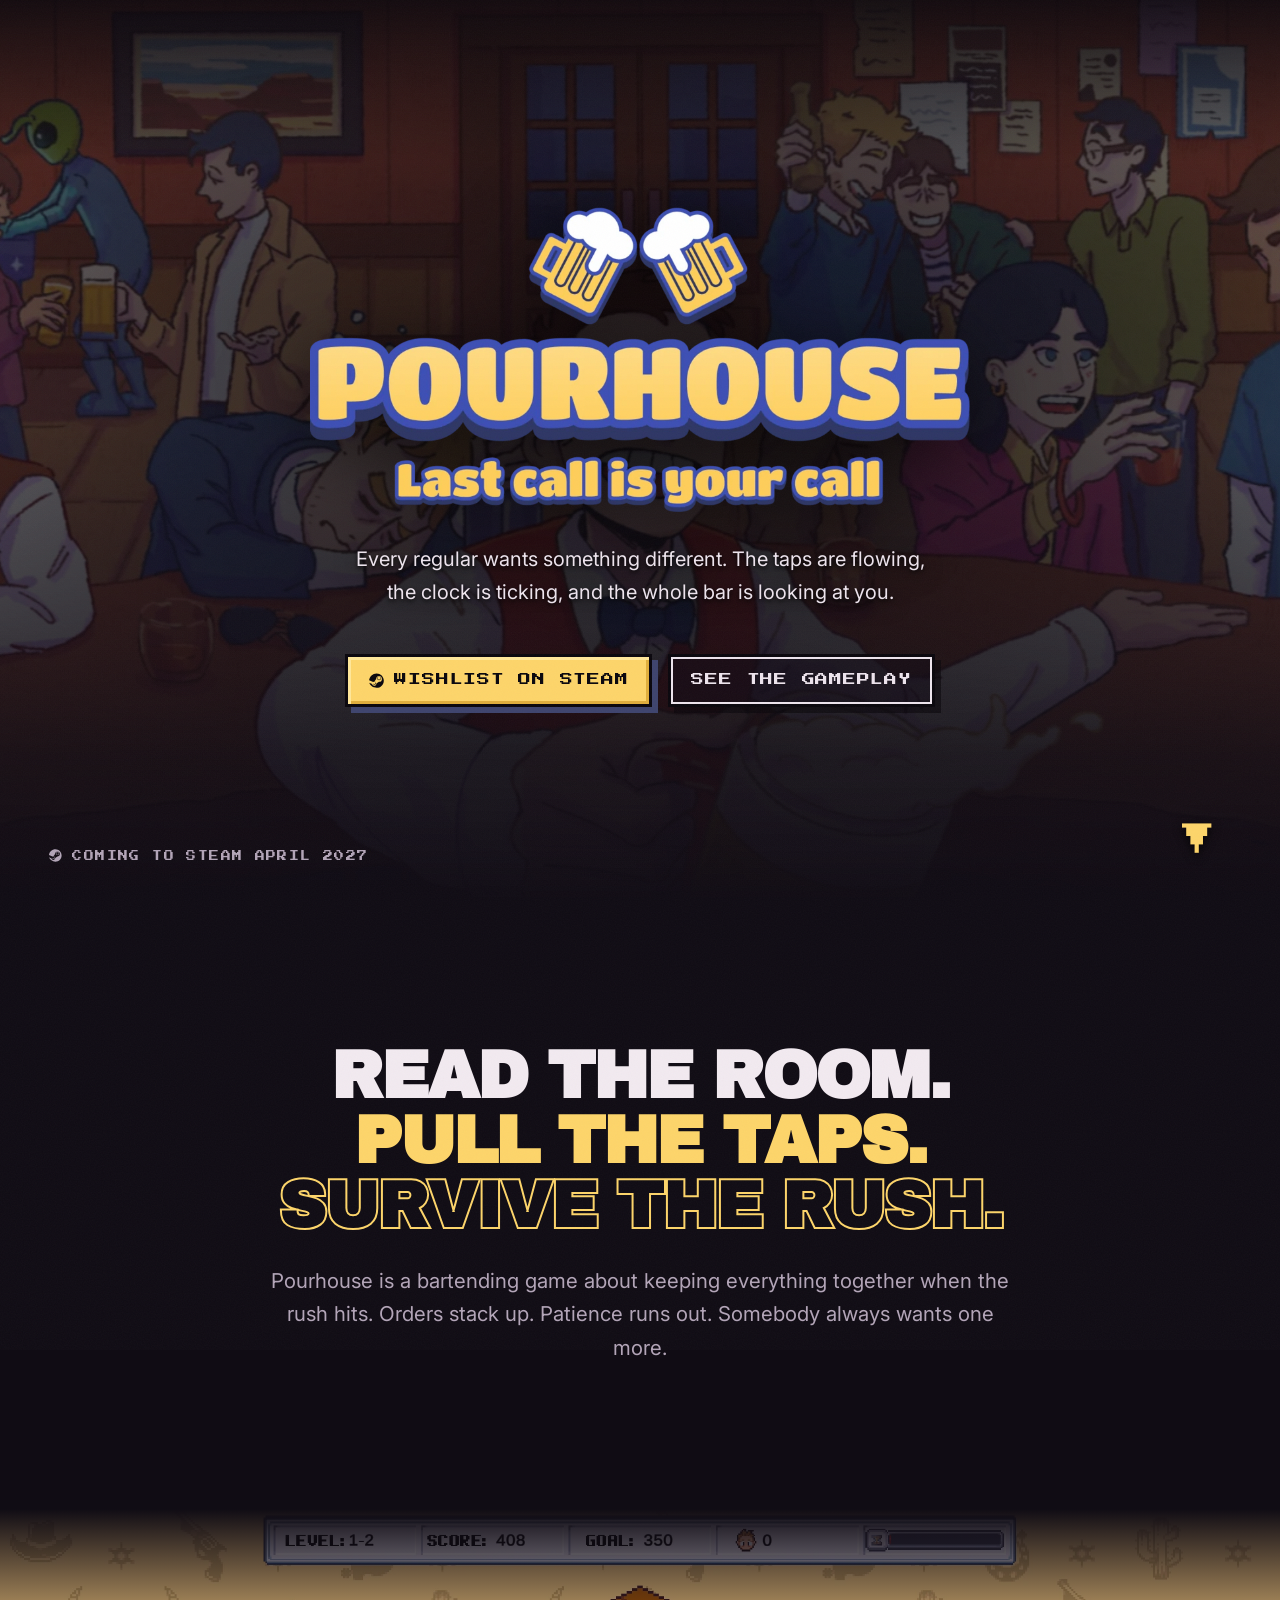
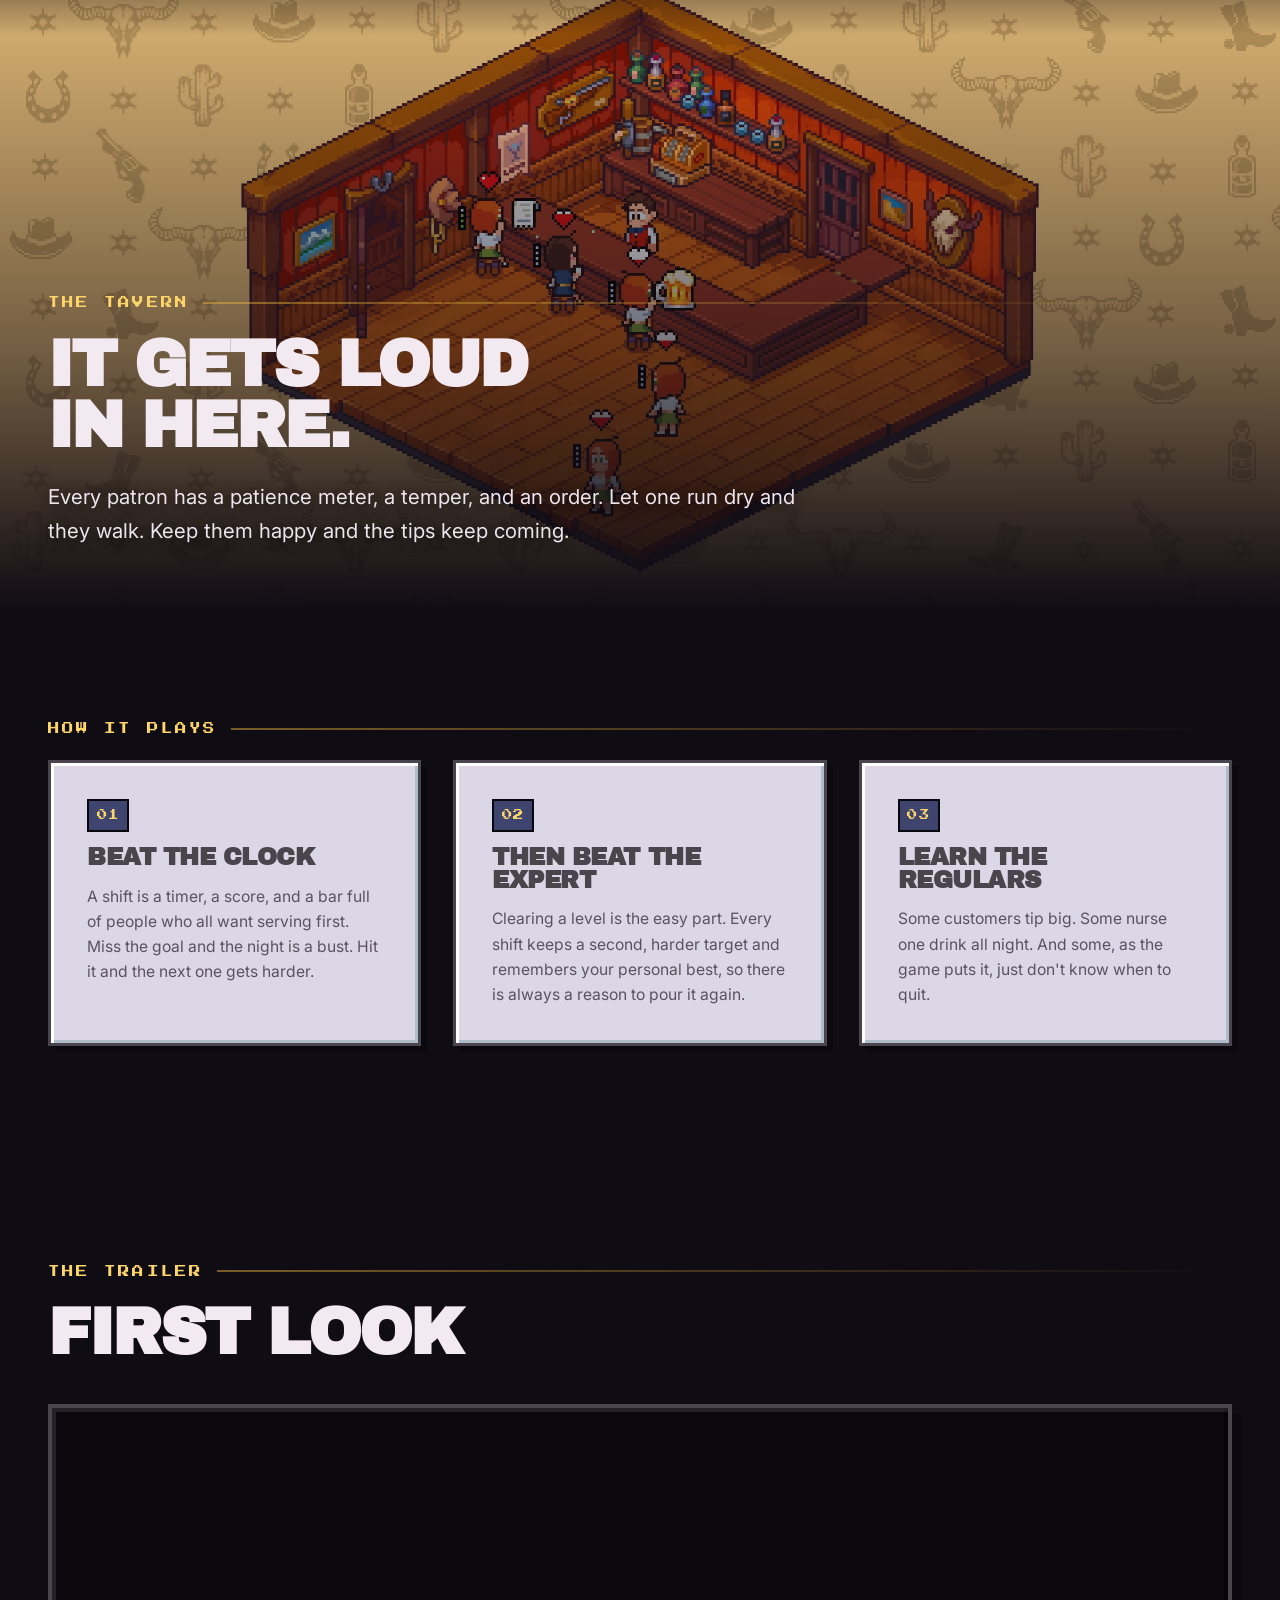
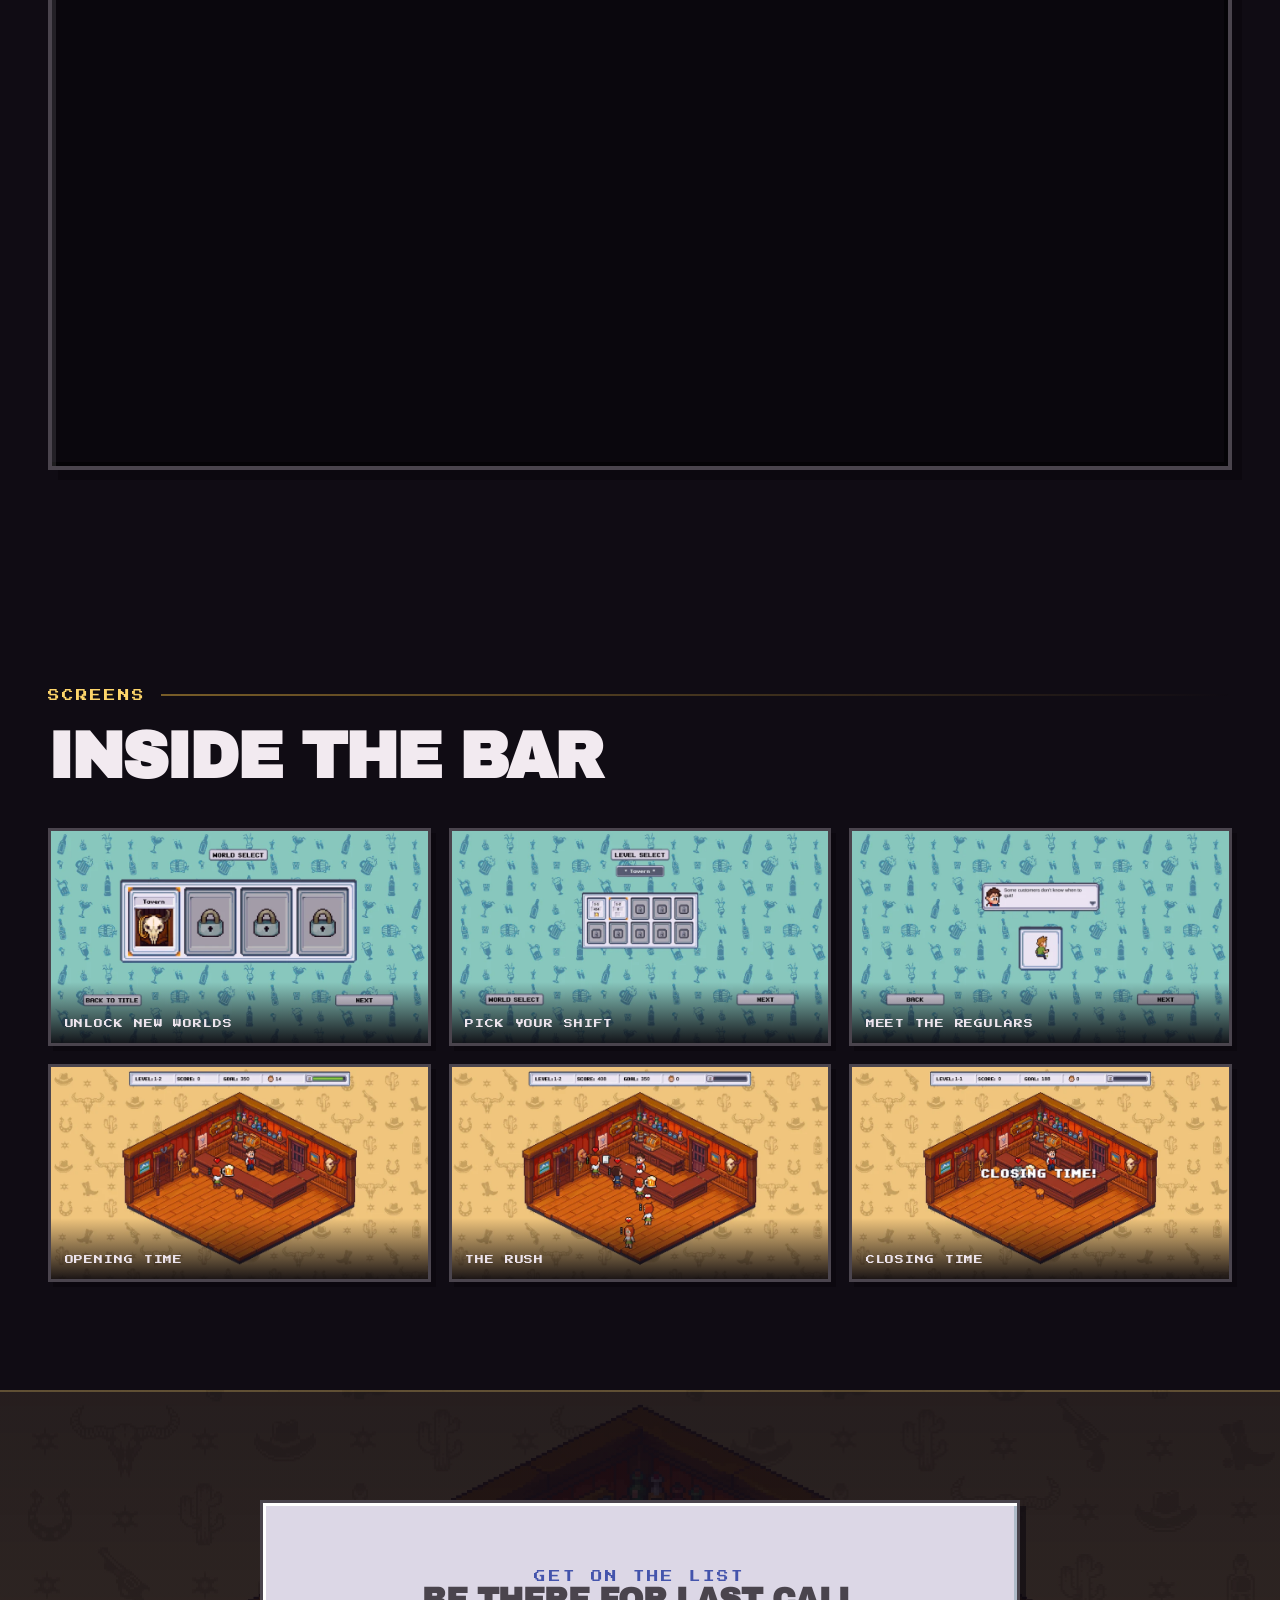
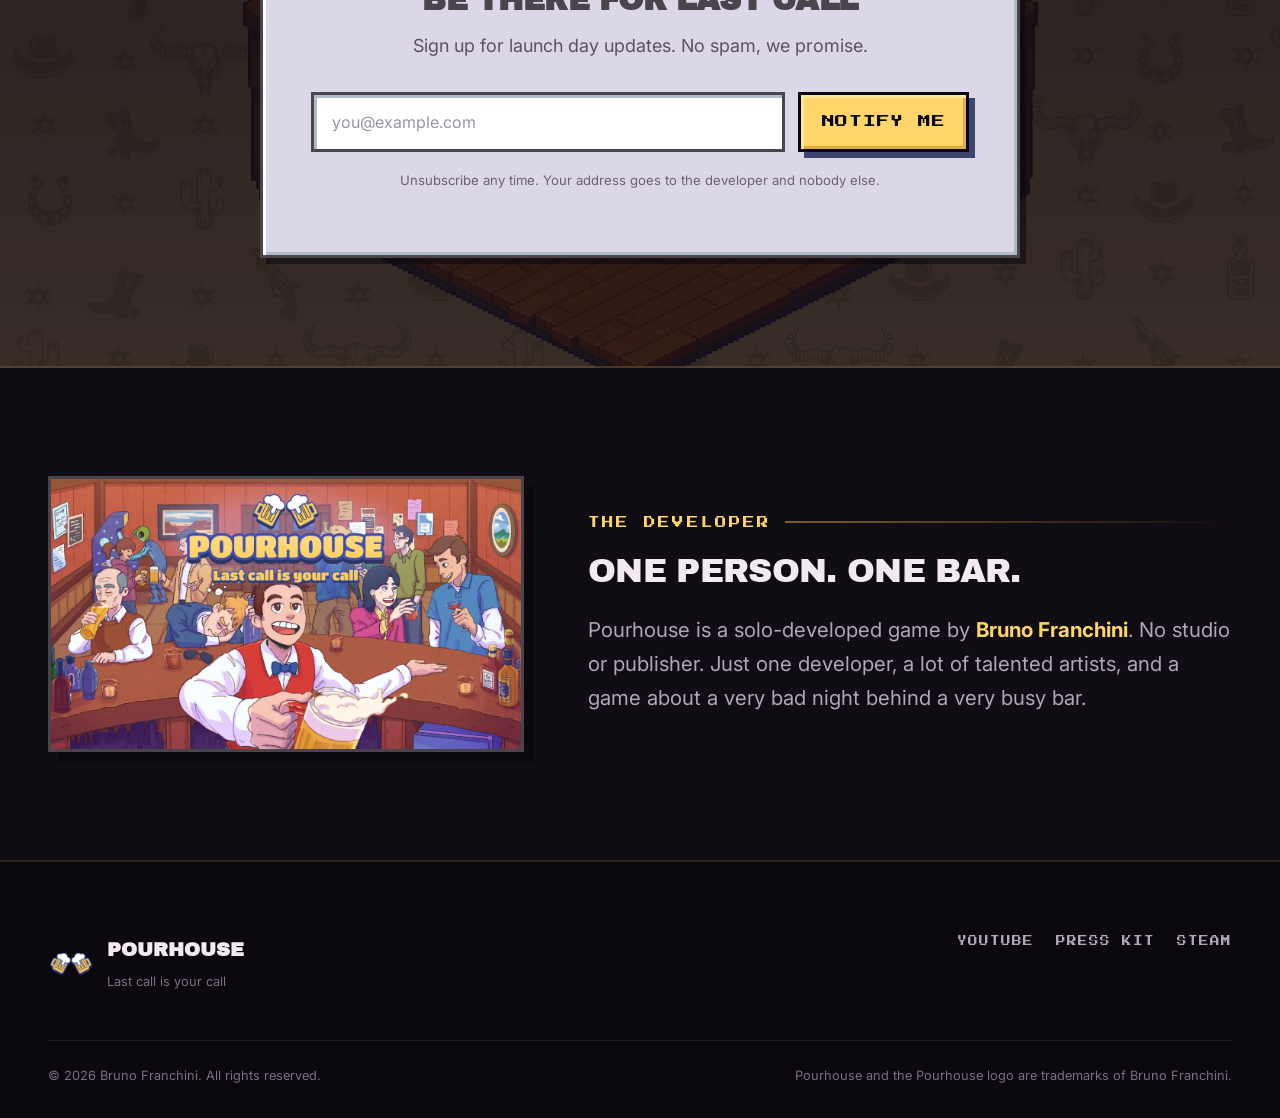
<file: index.html>
<!DOCTYPE html>
<html lang="en">
<head>
    <meta charset="utf-8">
    <meta name="viewport" content="width=device-width, initial-scale=1">
    <title>Pourhouse - Last call is your call</title>
    <meta name="description" content="Pourhouse is a fast, chaotic pixel-art bartending game. Read the room, pull the taps, and keep the whole bar happy before last call. Coming to Steam April 2027.">
    <link rel="canonical" href="https://pourhousegame.com/">

    <!-- Open Graph / social -->
    <meta property="og:type" content="website">
    <meta property="og:site_name" content="Pourhouse">
    <meta property="og:title" content="Pourhouse - Last call is your call">
    <meta property="og:description" content="A fast, chaotic pixel-art bartending game. Read the room, pull the taps, survive the rush. Coming to Steam April 2027.">
    <meta property="og:url" content="https://pourhousegame.com/">
    <meta property="og:image" content="https://pourhousegame.com/assets/img/og-image.jpg">
    <meta property="og:image:width" content="1200">
    <meta property="og:image:height" content="630">
    <meta name="twitter:card" content="summary_large_image">
    <meta name="twitter:title" content="Pourhouse - Last call is your call">
    <meta name="twitter:description" content="A fast, chaotic pixel-art bartending game. Coming to Steam April 2027.">
    <meta name="twitter:image" content="https://pourhousegame.com/assets/img/og-image.jpg">
    <meta name="theme-color" content="#100C14">

    <link rel="icon" href="favicon.ico" sizes="any">
    <link rel="apple-touch-icon" href="assets/img/apple-touch-icon.png">

    <link rel="preconnect" href="https://fonts.googleapis.com">
    <link rel="preconnect" href="https://fonts.gstatic.com" crossorigin>
    <link href="https://fonts.googleapis.com/css2?family=Archivo+Black&family=Inter:wght@400;600&family=Press+Start+2P&display=swap" rel="stylesheet">
    <link rel="preload" as="image" href="assets/img/hero-1600.webp" imagesrcset="assets/img/hero-700.webp 700w, assets/img/hero-1100.webp 1100w, assets/img/hero-1600.webp 1600w, assets/img/hero-2400.webp 2400w" imagesizes="100vw">
    <link rel="stylesheet" href="css/style.css">
</head>
<body>

    <a class="skip" href="#main">Skip to content</a>
    <div class="grain" aria-hidden="true"></div>

    <!-- ================================================================== NAV -->
    <header class="nav" id="nav">
        <a class="nav-brand" href="#top">
            <img src="assets/img/mark.png" alt="" width="34" height="34">
            <b>Pourhouse</b>
        </a>
        <nav class="nav-links" aria-label="Primary">
            <a href="#gameplay">Gameplay</a>
            <a href="#trailer">Trailer</a>
            <a href="#shots">Screens</a>
            <a href="#signup">Newsletter</a>
            <a href="press.html">Press</a>
            <a class="btn btn-primary js-wishlist" href="#signup">Wishlist</a>
        </nav>
    </header>

    <!-- ================================================================= HERO -->
    <div id="top"></div>
    <section class="hero">
        <div class="hero-bg" id="heroBg">
            <img
                 src="assets/img/hero-1600.webp"
                 srcset="assets/img/hero-700.webp 700w, assets/img/hero-1100.webp 1100w, assets/img/hero-1600.webp 1600w, assets/img/hero-2400.webp 2400w"
                 sizes="100vw"
                 alt="A packed bar at night. The bartender slides a fresh beer across the counter while regulars drink, laugh and argue behind him."
                 width="1920" height="1080" fetchpriority="high" decoding="async">
        </div>

        <div class="hero-inner">
            <div>
                <h1>
                    <img class="hero-logo" src="assets/img/logo.webp" alt="Pourhouse - Last call is your call"
                         width="1000" height="465" fetchpriority="high">
                </h1>
                <p class="hero-sub">Every regular wants something different. The taps are flowing, the clock is ticking, and the whole bar is looking at you.</p>
                <div class="hero-cta">
                    <a class="btn btn-primary js-wishlist" href="#signup"></a>
                    <a class="btn btn-ghost" href="#gameplay">See the gameplay</a>
                </div>
            </div>
        </div>

        <div class="hero-foot">
            <div class="platform">
                <svg viewBox="0 0 24 24" aria-hidden="true"><path d="M11.98 2C6.53 2 2.06 6.15 1.55 11.46l5.62 2.32a3.03 3.03 0 0 1 1.72-.53l2.5-3.62v-.05c0-2.18 1.77-3.96 3.96-3.96s3.96 1.78 3.96 3.96a3.97 3.97 0 0 1-4.1 3.96l-3.56 2.54c0 .05.01.1.01.16 0 1.64-1.33 2.97-2.97 2.97-1.44 0-2.65-1.03-2.92-2.4L1.76 15.1C3.05 19.08 6.98 22 11.98 22c5.52 0 10-4.48 10-10s-4.48-10-10-10zm-4.7 15.17.83.34a2.23 2.23 0 0 0 2.9-1.2 2.23 2.23 0 0 0-2.32-3.07l.86.36a1.64 1.64 0 1 1-1.27 3.02l-1-.45zm10.7-8.42c0-1.45-1.18-2.64-2.64-2.64a2.64 2.64 0 0 0 0 5.28 2.64 2.64 0 0 0 2.64-2.64zm-4.62 0c0-1.1.89-1.98 1.98-1.98 1.1 0 1.99.89 1.99 1.98 0 1.1-.89 1.99-1.99 1.99a1.98 1.98 0 0 1-1.98-1.99z" /></svg>
                <span id="releaseWindow"><a href="https://store.steampowered.com/app/5223160/">Coming to Steam April 2027</a></span>
            </div>
            <a class="scroll-cue" href="#gameplay" aria-label="Scroll to gameplay">
                <span>&#9660;</span>
            </a>
        </div>
    </section>

    <main id="main">

        <!-- ============================================================ STATEMENT -->
        <section class="section statement">
            <div class="wrap">
                <h2 class="h-mega rv">
                    <span>Read the room.</span>
                    <span class="l2">Pull the taps.</span>
                    <span class="l3">Survive the rush.</span>
                </h2>
                <p class="lede rv rv-d1" style="margin-inline:auto;text-align:center;">
                    Pourhouse is a bartending game about keeping everything together when the rush hits.
                    Orders stack up. Patience runs out. Somebody always wants one more.
                </p>
            </div>
        </section>

        <!-- ============================================================= SHOWCASE -->
        <section class="showcase" id="gameplay">
            <div class="showcase-media">
                <img src="assets/img/screens/rush.webp"
                     alt="A busy saloon at peak rush. Six patrons wait along the bar with patience meters draining while the bartender serves a beer. Score 408 against a goal of 350."
                     width="1914" height="1077" loading="lazy" decoding="async">
            </div>
            <div class="showcase-copy">
                <div class="inner">
                    <p class="eyebrow rv">The Tavern</p>
                    <h2 class="h-big rv rv-d1">It gets loud<br>in here.</h2>
                    <p class="lede rv rv-d2">
                        Every patron has a patience meter, a temper, and an order.
                        Let one run dry and they walk. Keep them happy and the tips keep coming.
                    </p>
                </div>
            </div>
        </section>

        <!-- ============================================================= FEATURES -->
        <section class="section">
            <div class="wrap">
                <p class="eyebrow rv">How it plays</p>
                <div class="features">

                    <article class="panel feature rv">
                        <span class="num">01</span>
                        <h3>Beat the clock</h3>
                        <p>
                            A shift is a timer, a score, and a bar full of people who all want serving first.
                            Miss the goal and the night is a bust. Hit it and the next one gets harder.
                        </p>
                    </article>

                    <article class="panel feature rv rv-d1">
                        <span class="num">02</span>
                        <h3>Then beat the expert</h3>
                        <p>
                            Clearing a level is the easy part. Every shift keeps a second, harder target
                            and remembers your personal best, so there is always a reason to pour it again.
                        </p>
                    </article>

                    <article class="panel feature rv rv-d2">
                        <span class="num">03</span>
                        <h3>Learn the regulars</h3>
                        <p>
                            Some customers tip big. Some nurse one drink all night.
                            And some, as the game puts it, just don't know when to quit.
                        </p>
                    </article>

                </div>
            </div>
        </section>

        <!-- ============================================================== TRAILER -->
        <section class="section" id="trailer">
            <div class="wrap">
                <p class="eyebrow rv">The trailer</p>
                <h2 class="h-big rv" style="margin-bottom:2.5rem;">First look</h2>
                <div class="trailer-frame rv rv-d1" id="trailerFrame">
                    <div class="trailer-pending">
                        <img src="assets/img/screens/rush.webp" alt="" aria-hidden="true" loading="lazy">
                        <div class="msg">
                            <p>&#9654; Trailer in production</p>
                            <small>Sign up below and you'll be the first to see it.</small>
                        </div>
                    </div>
                </div>
            </div>
        </section>

        <!-- ============================================================== GALLERY -->
        <section class="section" id="shots">
            <div class="wrap-wide">
                <p class="eyebrow rv">Screens</p>
                <h2 class="h-big rv" style="margin-bottom:2.5rem;">Inside the bar</h2>
                <div class="gallery" id="gallery">

                    <!-- Ordered to walk the reader through the actual gameplay loop:
                         choose a world, choose a shift, meet who walks in, open the doors,
                         survive the rush, then make your number. -->

                    <figure class="shot rv" data-full="assets/img/screens/worlds.webp" data-cap="Unlock new worlds">
                        <img src="assets/img/screens/worlds-thumb.webp" alt="World select screen. The Tavern is unlocked and further worlds are still padlocked." loading="lazy" decoding="async" width="900" height="506">
                        <figcaption>Unlock new worlds</figcaption>
                    </figure>

                    <figure class="shot rv rv-d1" data-full="assets/img/screens/levels.webp" data-cap="Pick your shift - The Tavern">
                        <img src="assets/img/screens/levels-thumb.webp" alt="Level select screen showing a grid of shifts, most still locked." loading="lazy" decoding="async" width="900" height="506">
                        <figcaption>Pick your shift</figcaption>
                    </figure>

                    <figure class="shot rv rv-d2" data-full="assets/img/screens/story-1.webp" data-cap="Meet the regulars">
                        <img src="assets/img/screens/story-1-thumb.webp" alt="A dialogue box reading: Some customers don't know when to quit." loading="lazy" decoding="async" width="900" height="506">
                        <figcaption>Meet the regulars</figcaption>
                    </figure>

                    <figure class="shot rv" data-full="assets/img/screens/saloon.webp" data-cap="Opening time - The Tavern">
                        <img src="assets/img/screens/saloon-thumb.webp" alt="An isometric pixel-art western saloon with a wooden bar, mounted steer skull and shelves of bottles." loading="lazy" decoding="async" width="900" height="506">
                        <figcaption>Opening time</figcaption>
                    </figure>

                    <figure class="shot rv rv-d1" data-full="assets/img/screens/rush.webp" data-cap="The rush - Level 1-2">
                        <img src="assets/img/screens/rush-thumb.webp" alt="A packed saloon with six waiting patrons, patience meters and hearts above their heads." loading="lazy" decoding="async" width="900" height="506">
                        <figcaption>The rush</figcaption>
                    </figure>

                    <figure class="shot rv rv-d2" data-full="assets/img/screens/closing-time.webp" data-cap="Closing time">
                        <img src="assets/img/screens/closing-time-thumb.webp" alt="The saloon at the end of a shift, the timer drained and a CLOSING TIME banner across the bar." loading="lazy" decoding="async" width="900" height="506">
                        <figcaption>Closing time</figcaption>
                    </figure>

                </div>
            </div>
        </section>

        <!-- =============================================================== SIGNUP -->
        <section class="section signup" id="signup">
            <div class="wrap">
                <div class="panel signup-card rv">
                    <p class="eyebrow center">Get on the list</p>
                    <h2 class="h-mid">Be there for last call</h2>
                    <p>Sign up for launch day updates. No spam, we promise.</p>

                    <form id="signupForm" novalidate>
                        <div class="form-row">
                            <label for="email" class="hp">Email address</label>
                            <input type="email" id="email" name="email_address" placeholder="you@example.com"
                                   autocomplete="email" maxlength="254" spellcheck="false" required>
                            <!-- Honeypot. Hidden from sight, from tab order and from screen readers,
                                 so only an automated filler will ever put something in it. -->
                            <input type="text" name="website" class="hp" tabindex="-1"
                                   autocomplete="off" aria-hidden="true" data-lpignore="true">
                            <button type="submit" class="btn btn-primary">Notify me</button>
                        </div>
                        <p class="form-note">Unsubscribe any time. Your address goes to the developer and nobody else.</p>
                        <p class="form-msg" id="formMsg" role="status" aria-live="polite"></p>
                    </form>
                </div>
            </div>
        </section>

        <!-- ================================================================== DEV -->
        <section class="section">
            <div class="wrap dev">
                <img class="dev-art rv" src="assets/img/capsule.webp"
                     alt="Pourhouse key art: the bartender presents a full glass of beer to a crowded bar."
                     width="1232" height="706" loading="lazy" decoding="async">
                <div>
                    <p class="eyebrow rv">The developer</p>
                    <blockquote class="rv rv-d1">One person. One bar.</blockquote>
                    <p class="lede rv rv-d2">
                        Pourhouse is a solo-developed game by <strong class="gold">Bruno Franchini</strong>.
                        No studio or publisher. Just one developer, a lot of talented artists, and a game about a very bad night behind a very busy bar.
                    </p>
                </div>
            </div>
        </section>

    </main>

    <!-- =============================================================== FOOTER -->
    <footer class="footer">
        <div class="wrap">
            <div class="footer-grid">
                <div class="footer-mark">
                    <img src="assets/img/mark.png" alt="" width="46" height="46">
                    <div>
                        <b>Pourhouse</b>
                        <small>Last call is your call</small>
                    </div>
                </div>
                <nav id="footerLinks" aria-label="Footer"></nav>
            </div>
            <div class="footer-legal">
                <span>&copy; <span id="year">2026</span> Bruno Franchini. All rights reserved.</span>
                <span>Pourhouse and the Pourhouse logo are trademarks of Bruno Franchini.</span>
            </div>
        </div>
    </footer>

    <!-- ============================================================= LIGHTBOX -->
    <div class="lb" id="lightbox" role="dialog" aria-modal="true" aria-label="Screenshot viewer">
        <button class="lb-close" id="lbClose" type="button" aria-label="Close viewer">Close &times;</button>
        <img id="lbImg" alt="">
        <p class="lb-cap" id="lbCap"></p>
    </div>

    <script src="js/config.js"></script>
    <script src="js/main.js"></script>
</body>
</html>
</file>
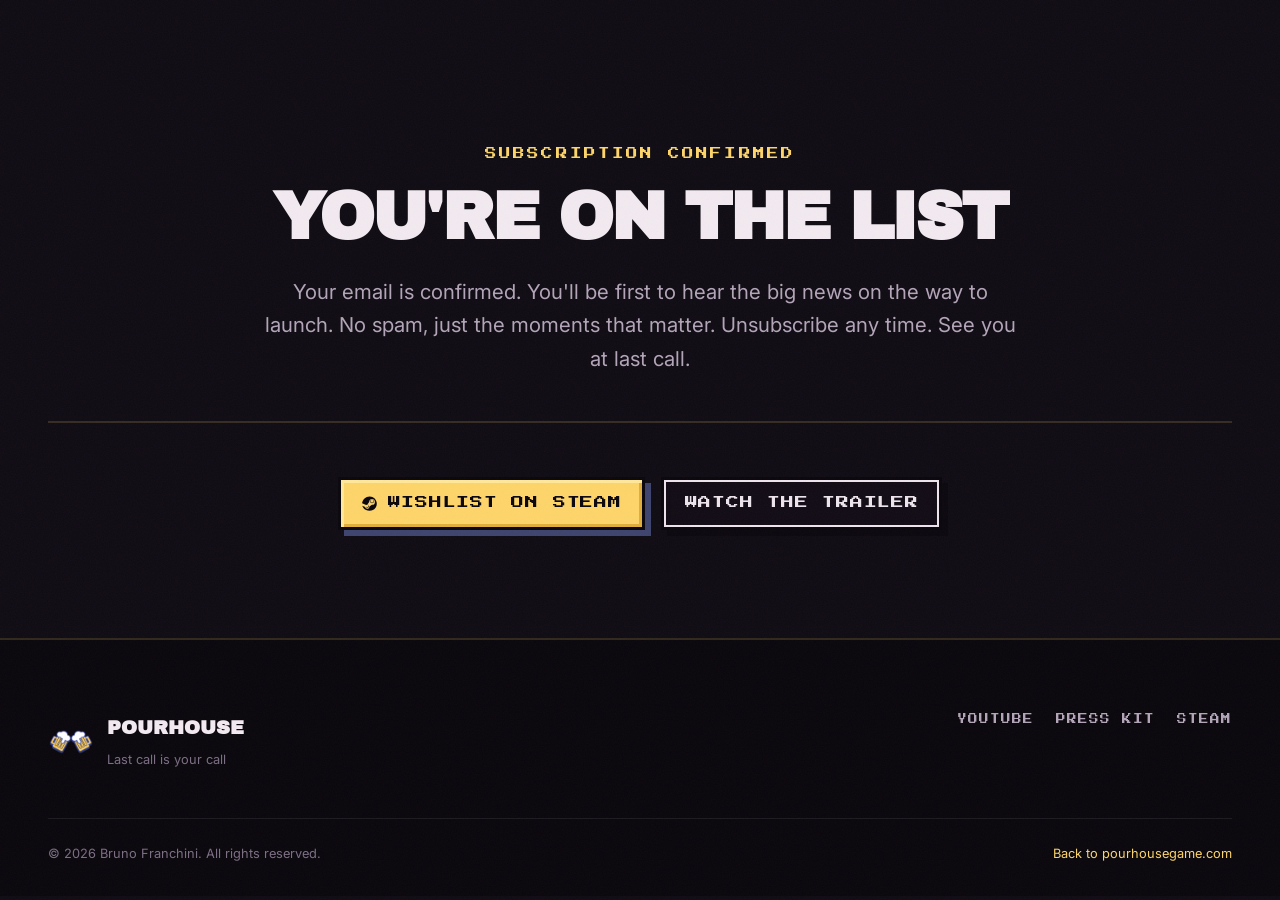
<file: confirmed.html>
<!DOCTYPE html>
<html lang="en">
<head>
<meta charset="utf-8">
<meta name="viewport" content="width=device-width, initial-scale=1">
<title>You're on the list - Pourhouse</title>
<meta name="description" content="Your email is confirmed. Watch the trailer, wishlist Pourhouse on Steam, and be first to hear the big news on the way to launch.">
<!-- A post-signup confirmation page: no reason for search engines to index it. -->
<meta name="robots" content="noindex, follow">
<link rel="canonical" href="https://pourhousegame.com/confirmed.html">
<meta property="og:type" content="website">
<meta property="og:site_name" content="Pourhouse">
<meta property="og:title" content="You're on the list - Pourhouse">
<meta property="og:description" content="Your email is confirmed. See you at last call.">
<meta property="og:url" content="https://pourhousegame.com/confirmed.html">
<meta property="og:image" content="https://pourhousegame.com/assets/img/og-image.jpg">
<meta name="twitter:card" content="summary_large_image">
<meta name="theme-color" content="#100C14">
<link rel="icon" href="favicon.ico" sizes="any">
<link rel="apple-touch-icon" href="assets/img/apple-touch-icon.png">
<link rel="preconnect" href="https://fonts.googleapis.com">
<link rel="preconnect" href="https://fonts.gstatic.com" crossorigin>
<link href="https://fonts.googleapis.com/css2?family=Archivo+Black&family=Inter:wght@400;600&family=Press+Start+2P&display=swap" rel="stylesheet">
<link rel="stylesheet" href="css/style.css">
</head>
<body>

<a class="skip" href="#main">Skip to content</a>
<div class="grain" aria-hidden="true"></div>

<header class="nav on" id="nav">
  <a class="nav-brand" href="index.html">
    <img src="assets/img/mark.png" alt="" width="34" height="34">
    <b>Pourhouse</b>
  </a>
  <nav class="nav-links" aria-label="Primary">
    <a href="index.html">Home</a>
    <a href="index.html#shots">Screens</a>
    <a href="press.html">Press</a>
    <a class="btn btn-primary js-wishlist" href="index.html#signup"></a>
  </nav>
</header>

<main id="main">

<div class="wrap page-head" style="text-align:center;">
  <p class="eyebrow center">Subscription confirmed</p>
  <h1 class="h-mega">You're on the list</h1>
  <p class="lede" style="margin-inline:auto;">
    Your email is confirmed.  You'll be first to hear the big news on the way to launch. No spam, just the
    moments that matter. Unsubscribe any time. See you at last call.
  </p>
</div>

<section class="section" style="text-align:center; padding-top:clamp(2.5rem,6vh,4rem);">
  <div class="wrap">
    <div class="hero-cta" style="margin-top:0;">
      <a class="btn btn-primary js-wishlist" href="index.html#signup"></a>
      <a class="btn btn-ghost" href="index.html#trailer">Watch the trailer</a>
    </div>
  </div>
</section>

</main>

<footer class="footer">
  <div class="wrap">
    <div class="footer-grid">
      <div class="footer-mark">
        <img src="assets/img/mark.png" alt="" width="46" height="46">
        <div><b>Pourhouse</b><small>Last call is your call</small></div>
      </div>
      <nav id="footerLinks" aria-label="Footer"></nav>
    </div>
    <div class="footer-legal">
      <span>&copy; <span id="year">2026</span> Bruno Franchini. All rights reserved.</span>
      <span><a href="index.html">Back to pourhousegame.com</a></span>
    </div>
  </div>
</footer>

<script src="js/config.js"></script>
<script src="js/main.js"></script>
</body>
</html>
</file>
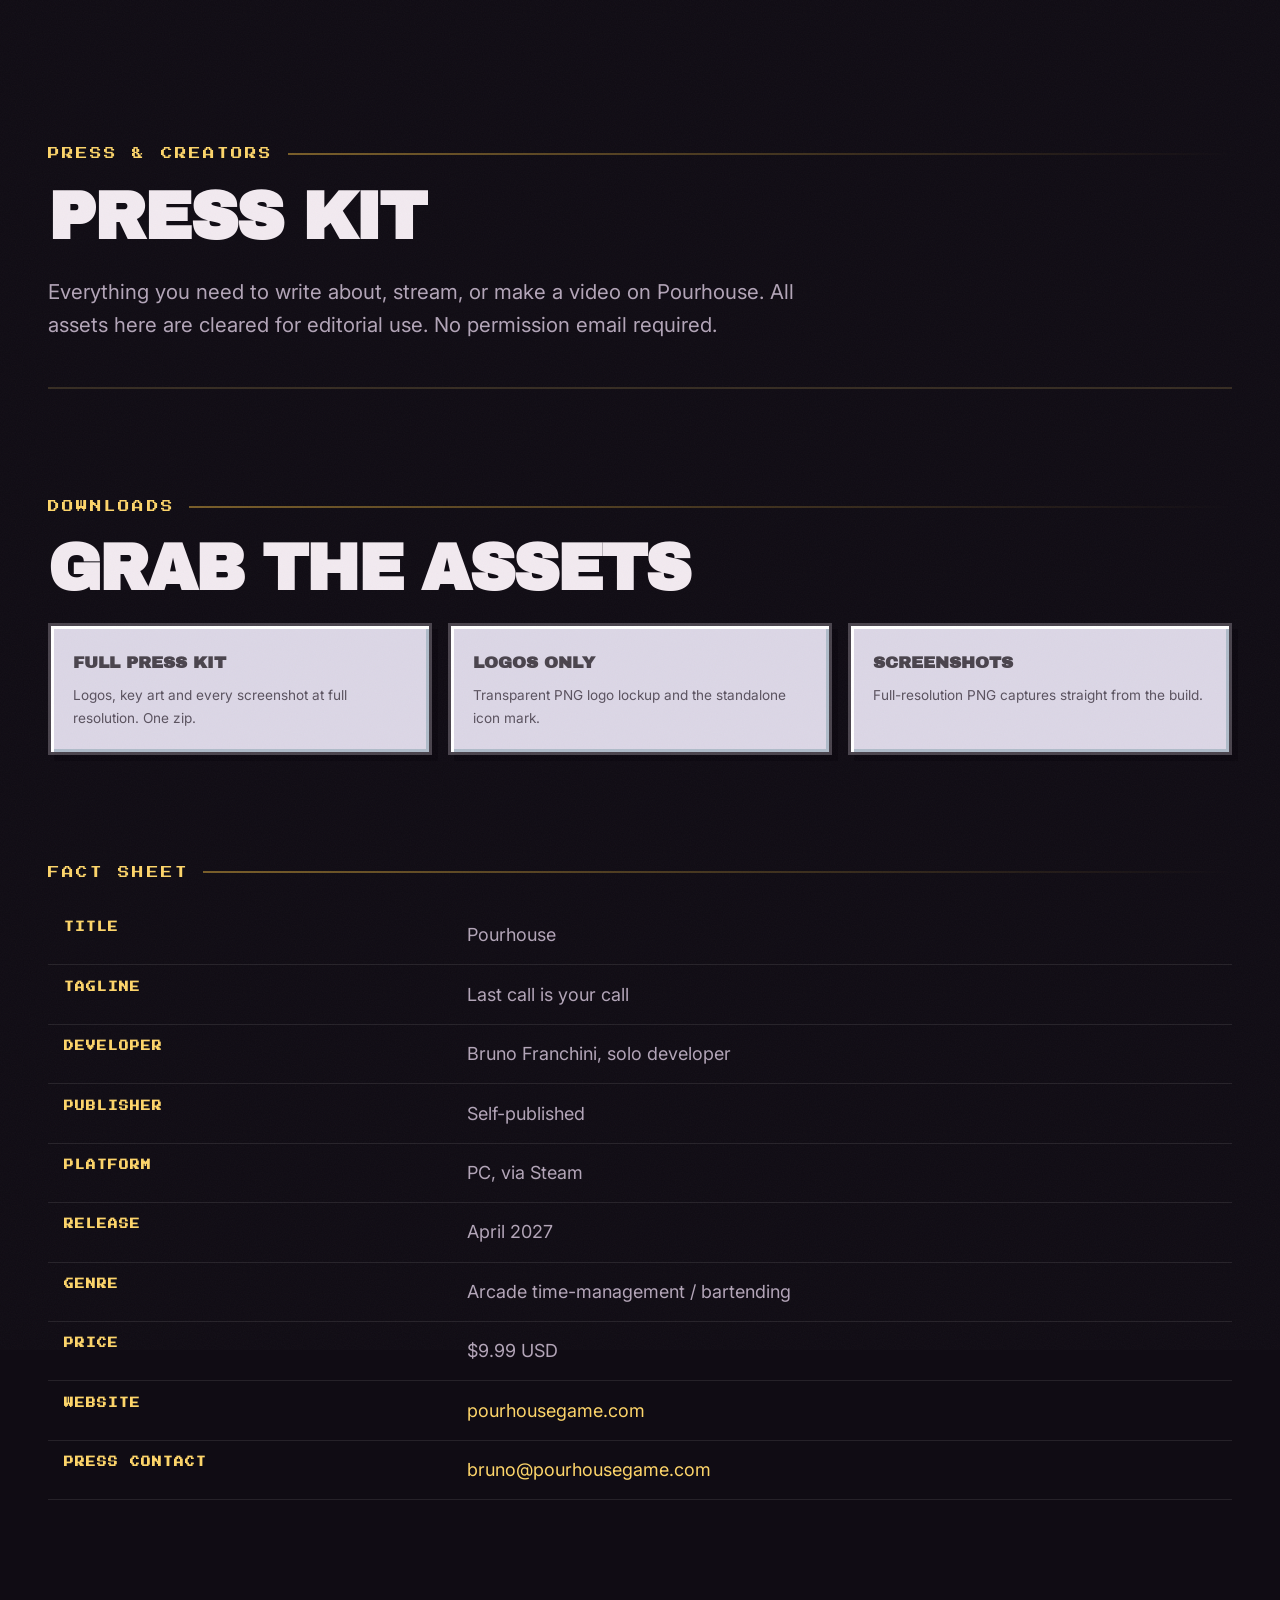
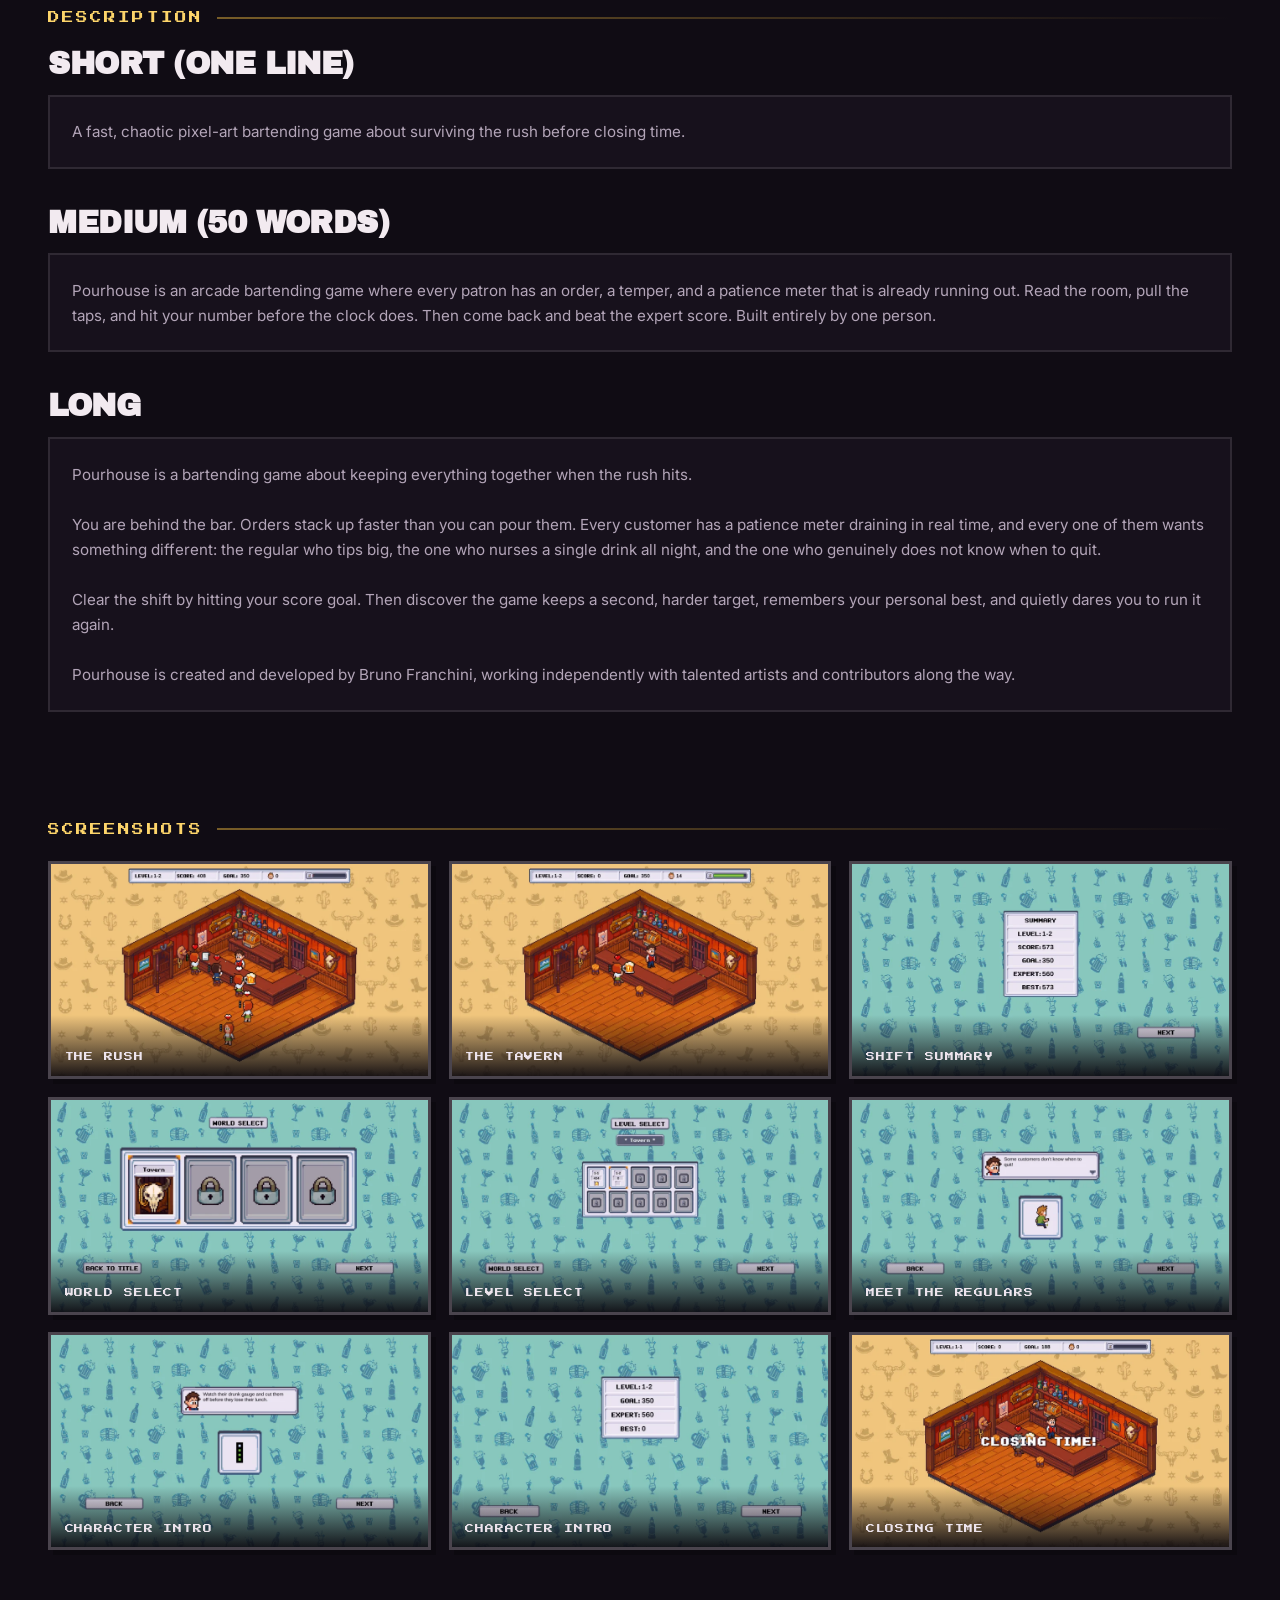
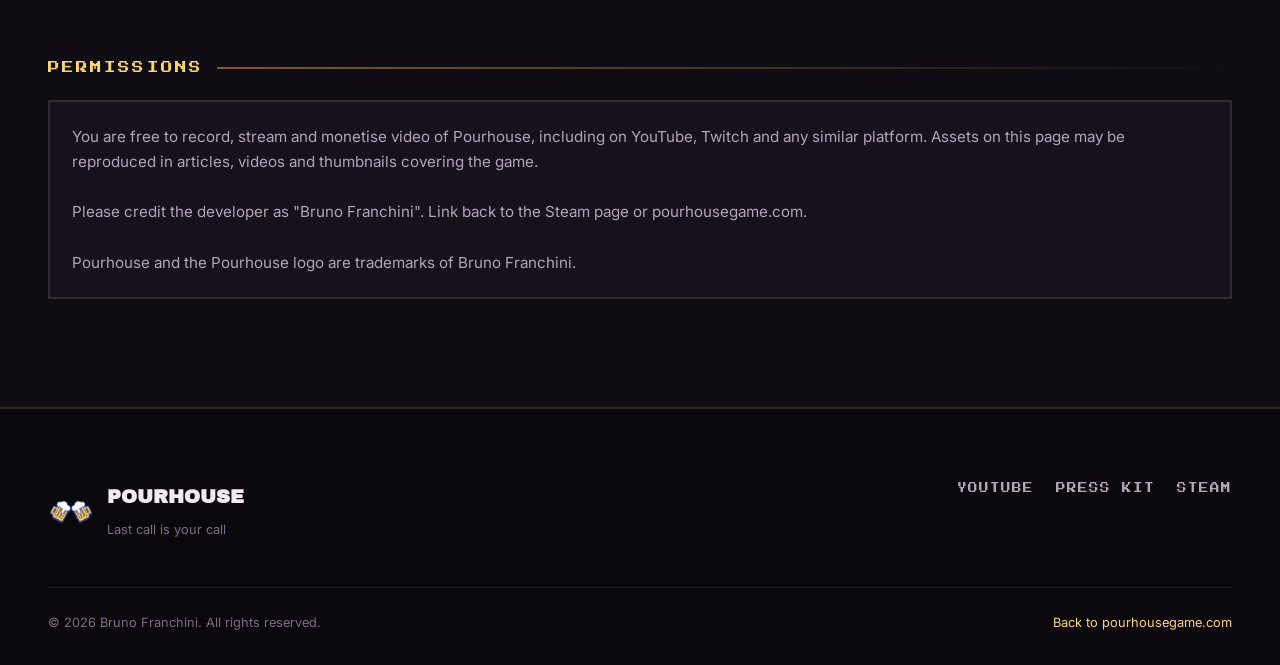
<file: press.html>
<!DOCTYPE html>
<html lang="en">
<head>
<meta charset="utf-8">
<meta name="viewport" content="width=device-width, initial-scale=1">
<title>Press Kit - Pourhouse</title>
<meta name="description" content="Press kit for Pourhouse, a pixel-art bartending game by solo developer Bruno Franchini. Fact sheet, logos, key art and screenshots, free to use in coverage.">
<link rel="canonical" href="https://pourhousegame.com/press.html">
<meta property="og:type" content="website">
<meta property="og:title" content="Press Kit - Pourhouse">
<meta property="og:description" content="Fact sheet, logos, key art and screenshots for Pourhouse.">
<meta property="og:url" content="https://pourhousegame.com/press.html">
<meta property="og:image" content="https://pourhousegame.com/assets/img/og-image.jpg">
<meta name="twitter:card" content="summary_large_image">
<meta name="theme-color" content="#100C14">
<link rel="icon" href="favicon.ico" sizes="any">
<link rel="apple-touch-icon" href="assets/img/apple-touch-icon.png">
<link rel="preconnect" href="https://fonts.googleapis.com">
<link rel="preconnect" href="https://fonts.gstatic.com" crossorigin>
<link href="https://fonts.googleapis.com/css2?family=Archivo+Black&family=Inter:wght@400;600&family=Press+Start+2P&display=swap" rel="stylesheet">
<link rel="stylesheet" href="css/style.css">
</head>
<body>

<a class="skip" href="#main">Skip to content</a>
<div class="grain" aria-hidden="true"></div>

<header class="nav on" id="nav">
  <a class="nav-brand" href="index.html">
    <img src="assets/img/mark.png" alt="" width="34" height="34">
    <b>Pourhouse</b>
  </a>
  <nav class="nav-links" aria-label="Primary">
    <a href="index.html">Home</a>
    <a href="index.html#shots">Screens</a>
    <a class="btn btn-primary js-wishlist" href="index.html#signup"></a>
  </nav>
</header>

<div class="wrap page-head">
  <p class="eyebrow">Press &amp; creators</p>
  <h1 class="h-mega">Press kit</h1>
  <p class="lede">Everything you need to write about, stream, or make a video on Pourhouse.
     All assets here are cleared for editorial use. No permission email required.</p>
</div>

<main id="main">

<!-- ============================================================== DOWNLOADS -->
<section class="section">
  <div class="wrap">
    <p class="eyebrow">Downloads</p>
    <h2 class="h-big">Grab the assets</h2>
    <div class="dl-grid">
      <a class="panel dl" href="assets/press/pourhouse-press-kit.zip" download>
        <b>Full press kit</b>
        <span>Logos, key art and every screenshot at full resolution. One zip.</span>
      </a>
      <a class="panel dl" href="assets/press/pourhouse-logos.zip" download>
        <b>Logos only</b>
        <span>Transparent PNG logo lockup and the standalone icon mark.</span>
      </a>
      <a class="panel dl" href="assets/press/pourhouse-screenshots.zip" download>
        <b>Screenshots</b>
        <span>Full-resolution PNG captures straight from the build.</span>
      </a>
    </div>
  </div>
</section>

<!-- =========================================================== FACT SHEET -->
<section class="section" style="padding-top:0;">
  <div class="wrap">
    <p class="eyebrow">Fact sheet</p>
    <table class="fact-table">
      <tbody>
        <tr><th scope="row">Title</th><td>Pourhouse</td></tr>
        <tr><th scope="row">Tagline</th><td>Last call is your call</td></tr>
        <tr><th scope="row">Developer</th><td>Bruno Franchini, solo developer</td></tr>
        <tr><th scope="row">Publisher</th><td>Self-published</td></tr>
        <tr><th scope="row">Platform</th><td>PC, via Steam</td></tr>
        <tr><th scope="row">Release</th><td>April 2027</td></tr>
        <tr><th scope="row">Genre</th><td>Arcade time-management / bartending</td></tr>
        <tr><th scope="row">Price</th><td>$9.99 USD</td></tr>
        <tr><th scope="row">Website</th><td><a href="https://pourhousegame.com">pourhousegame.com</a></td></tr>
        <tr><th scope="row">Press contact</th><td id="pressContact">Contact details coming shortly</td></tr>
      </tbody>
    </table>
  </div>
</section>

<!-- ============================================================= BOILERPLATE -->
<section class="section" style="padding-top:0;">
  <div class="wrap">
    <p class="eyebrow">Description</p>
    <h2 class="h-mid" style="margin-bottom:1rem;">Short (one line)</h2>
    <div class="copyblock">A fast, chaotic pixel-art bartending game about surviving the rush before closing time.</div>

    <h2 class="h-mid" style="margin:2.5rem 0 1rem;">Medium (50 words)</h2>
    <div class="copyblock">Pourhouse is an arcade bartending game where every patron has an order, a temper, and a patience meter that is already running out. Read the room, pull the taps, and hit your number before the clock does. Then come back and beat the expert score. Built entirely by one person.</div>

    <h2 class="h-mid" style="margin:2.5rem 0 1rem;">Long</h2>
    <div class="copyblock">Pourhouse is a bartending game about keeping everything together when the rush hits.

You are behind the bar. Orders stack up faster than you can pour them. Every customer has a patience meter draining in real time, and every one of them wants something different: the regular who tips big, the one who nurses a single drink all night, and the one who genuinely does not know when to quit.

Clear the shift by hitting your score goal. Then discover the game keeps a second, harder target, remembers your personal best, and quietly dares you to run it again.

Pourhouse is created and developed by Bruno Franchini, working independently with talented artists and contributors along the way.
</div>
  </div>
</section>

<!-- ================================================================ SCREENS -->
<section class="section" style="padding-top:0;">
  <div class="wrap-wide">
    <p class="eyebrow">Screenshots</p>
    <div class="gallery" id="gallery">
      <figure class="shot rv" data-full="assets/img/screens/rush.webp" data-cap="The rush - Level 1-2">
        <img src="assets/img/screens/rush-thumb.webp" alt="A packed saloon with six waiting patrons and draining patience meters." loading="lazy" width="900" height="506">
        <figcaption>The rush</figcaption>
      </figure>
      <figure class="shot rv" data-full="assets/img/screens/saloon.webp" data-cap="The Tavern">
        <img src="assets/img/screens/saloon-thumb.webp" alt="An isometric pixel-art western saloon." loading="lazy" width="900" height="506">
        <figcaption>The Tavern</figcaption>
      </figure>
      <figure class="shot rv" data-full="assets/img/screens/summary.webp" data-cap="Shift summary">
        <img src="assets/img/screens/summary-thumb.webp" alt="Summary panel showing score, goal, expert and best." loading="lazy" width="900" height="506">
        <figcaption>Shift summary</figcaption>
      </figure>
      <figure class="shot rv" data-full="assets/img/screens/worlds.webp" data-cap="World select">
        <img src="assets/img/screens/worlds-thumb.webp" alt="World select screen with The Tavern unlocked." loading="lazy" width="900" height="506">
        <figcaption>World select</figcaption>
      </figure>
      <figure class="shot rv" data-full="assets/img/screens/levels.webp" data-cap="Level select">
        <img src="assets/img/screens/levels-thumb.webp" alt="Level select grid." loading="lazy" width="900" height="506">
        <figcaption>Level select</figcaption>
      </figure>
      <figure class="shot rv" data-full="assets/img/screens/story-1.webp" data-cap="Meet the regulars">
        <img src="assets/img/screens/story-1-thumb.webp" alt="Dialogue box reading: Some customers don't know when to quit." loading="lazy" width="900" height="506">
        <figcaption>Meet the regulars</figcaption>
      </figure>
      <figure class="shot rv" data-full="assets/img/screens/story-2.webp" data-cap="Character introduction">
        <img src="assets/img/screens/story-2-thumb.webp" alt="A character introduction dialogue screen." loading="lazy" width="900" height="506">
        <figcaption>Character intro</figcaption>
      </figure>
      <figure class="shot rv" data-full="assets/img/screens/story-3.webp" data-cap="Character introduction">
        <img src="assets/img/screens/story-3-thumb.webp" alt="A character introduction dialogue screen." loading="lazy" width="900" height="506">
        <figcaption>Character intro</figcaption>
      </figure>
      <figure class="shot rv" data-full="assets/img/screens/closing-time.webp" data-cap="Closing time">
        <img src="assets/img/screens/closing-time-thumb.webp" alt="The saloon at closing time with the shift timer drained." loading="lazy" width="900" height="506">
        <figcaption>Closing time</figcaption>
      </figure>
    </div>
  </div>
</section>

<!-- ================================================================== TERMS -->
<section class="section" style="padding-top:0;">
  <div class="wrap">
    <p class="eyebrow">Permissions</p>
    <div class="copyblock">You are free to record, stream and monetise video of Pourhouse, including on YouTube, Twitch and any similar platform. Assets on this page may be reproduced in articles, videos and thumbnails covering the game.

Please credit the developer as "Bruno Franchini". <span id="creditLink">Link back to pourhousegame.com.</span>

Pourhouse and the Pourhouse logo are trademarks of Bruno Franchini.</div>
  </div>
</section>

</main>

<footer class="footer">
  <div class="wrap">
    <div class="footer-grid">
      <div class="footer-mark">
        <img src="assets/img/mark.png" alt="" width="46" height="46">
        <div><b>Pourhouse</b><small>Last call is your call</small></div>
      </div>
      <nav id="footerLinks" aria-label="Footer"></nav>
    </div>
    <div class="footer-legal">
      <span>&copy; <span id="year">2026</span> Bruno Franchini. All rights reserved.</span>
      <span><a href="index.html">Back to pourhousegame.com</a></span>
    </div>
  </div>
</footer>

<div class="lb" id="lightbox" role="dialog" aria-modal="true" aria-label="Screenshot viewer">
  <button class="lb-close" id="lbClose" type="button" aria-label="Close viewer">Close &times;</button>
  <img id="lbImg" alt="">
  <p class="lb-cap" id="lbCap"></p>
</div>

<script src="js/config.js"></script>
<script src="js/main.js"></script>
<script>
  /* Press contact renders only if config has one, so no placeholder ships live. */
  (function () {
    var c = (window.POURHOUSE || {}).contactEmail;
    var el = document.getElementById("pressContact");
    if (c && el) el.innerHTML = '<a href="mailto:' + c + '">' + c + "</a>";
  })();
</script>
</body>
</html>
</file>
<file: css/style.css>
/* ----------------------------------------------------------------------
   POURHOUSE - pourhousegame.com
   Cinematic pre-launch site. Illustrated key art + game-authentic pixel chrome.
   Palette values were sampled from the game art. Both palettes are defined
   as custom properties in :root below.
   ---------------------------------------------------------------------- */

:root {
  /* -- Palette A: marketing / key art -- */
  --gold:        #FDD56A;
  --gold-hot:    #FFE79A;
  --gold-deep:   #E0AE3C;
  --navy:        #4454AC;
  --navy-deep:   #3E446E;
  --brick:       #C7624A;
  --wood:        #A55E4E;
  --wood-dark:   #904D39;
  --oxblood:     #703237;
  --plum:        #594059;
  --brass:       #C4955A;
  --cream:       #EDE4ED;

  /* -- Palette B: in-game UI chrome -- */
  --menu-teal:    #87C7BE;
  --menu-teal-dk: #66A1AD;
  --panel:        #DCD7E6;
  --panel-edge:   #AFBBC9;
  --panel-shadow: #6C7181;
  --ui-ink:       #4A444D;
  --wheat:        #F0C47D;
  --saloon-tan:   #DAB06E;
  --saloon-orange:#CF6014;
  --saloon-rust:  #9A371B;
  --floor-brown:  #66281E;

  /* -- Cinematic stage -- */
  --void:      #100C14;
  --void-2:    #17111C;
  --void-3:    #201828;
  --ink:       #0A070D;
  --text:      #F2EAF0;
  --text-dim:  #B3A5B8;
  --text-faint:#7C6E84;

  /* -- Type -- */
  --f-display: "Archivo Black", "Arial Black", system-ui, sans-serif;
  --f-pixel:   "Press Start 2P", ui-monospace, monospace;
  --f-body:    "Inter", system-ui, -apple-system, "Segoe UI", sans-serif;

  /* -- Rhythm -- */
  --gut:  clamp(1.25rem, 4vw, 3rem);
  --max:  1280px;
  --wide: 1680px;
}

/* -------------------------------------------------- reset */
*, *::before, *::after { box-sizing: border-box; }
html { -webkit-text-size-adjust: 100%; scroll-behavior: smooth; }
@media (prefers-reduced-motion: reduce) { html { scroll-behavior: auto; } }

body {
  margin: 0;
  background: var(--void);
  color: var(--text);
  font-family: var(--f-body);
  font-size: clamp(1rem, 0.95rem + 0.25vw, 1.125rem);
  line-height: 1.65;
  overflow-x: hidden;
  -webkit-font-smoothing: antialiased;
}

/* height:auto stops the HTML width/height attributes from overriding
   any aspect-ratio or max-width we set in CSS. */
img { max-width: 100%; height: auto; display: block; }
a { color: var(--gold); text-decoration: none; }
h1, h2, h3 { margin: 0; line-height: 0.95; letter-spacing: -0.02em; overflow-wrap: break-word; }

::selection { background: var(--gold); color: var(--ink); }

:focus-visible { outline: 3px solid var(--gold); outline-offset: 3px; }

.skip {
  position: absolute; left: -9999px;
  background: var(--gold); color: var(--ink);
  padding: 0.75rem 1.25rem; font-family: var(--f-pixel); font-size: 0.7rem; z-index: 999;
}
.skip:focus { left: 1rem; top: 1rem; }

/* -------------------------------------------------- film grain */
.grain {
  position: fixed; inset: -50%;
  pointer-events: none; z-index: 900;
  opacity: 0.035;
  background-image: url("data:image/svg+xml,%3Csvg xmlns='http://www.w3.org/2000/svg' width='140' height='140'%3E%3Cfilter id='n'%3E%3CfeTurbulence type='fractalNoise' baseFrequency='0.85' numOctaves='3'/%3E%3C/filter%3E%3Crect width='140' height='140' filter='url(%23n)'/%3E%3C/svg%3E");
  animation: grainshift 700ms steps(3) infinite;
}
@keyframes grainshift {
  0%   { transform: translate(0,0); }
  33%  { transform: translate(-2%, 1%); }
  66%  { transform: translate(1%, -2%); }
  100% { transform: translate(0,0); }
}
@media (prefers-reduced-motion: reduce) { .grain { animation: none; } }

/* -------------------------------------------------- layout helpers */
.wrap  { width: min(100% - var(--gut) * 2, var(--max));  margin-inline: auto; }
.wrap-wide { width: min(100% - var(--gut) * 2, var(--wide)); margin-inline: auto; }
.section { padding-block: clamp(5rem, 12vh, 9rem); position: relative; }

/* -------------------------------------------------- eyebrow */
.eyebrow {
  font-family: var(--f-pixel);
  font-size: clamp(0.55rem, 1.4vw, 0.72rem);
  letter-spacing: 0.18em;
  color: var(--gold);
  text-transform: uppercase;
  margin: 0 0 1.4rem;
  display: flex; align-items: center; gap: 0.9rem;
}
.eyebrow::after {
  content: ""; flex: 1; height: 2px;
  background: linear-gradient(90deg, var(--gold-deep), transparent);
  opacity: 0.5;
}
.eyebrow.center { justify-content: center; }
.eyebrow.center::after { display: none; }

/* -------------------------------------------------- display headings */
/* Sized to stay readable at a glance. Archivo Black is a wide face, so the old
   7rem ceiling filled the viewport and forced the eye to track instead of read.
   The small min also keeps "SURVIVE THE RUSH." inside a 360px phone. */
.h-mega {
  font-family: var(--f-display);
  font-size: clamp(1.75rem, 5.2vw, 4.5rem);
  line-height: 0.98;
  text-transform: uppercase;
  letter-spacing: -0.03em;
}
.h-big {
  font-family: var(--f-display);
  font-size: clamp(2rem, 5.2vw, 4rem);
  line-height: 0.95;
  text-transform: uppercase;
  letter-spacing: -0.03em;
}
.h-mid {
  font-family: var(--f-display);
  font-size: clamp(1.35rem, 2.6vw, 1.9rem);
  text-transform: uppercase;
  letter-spacing: -0.015em;
}
.lede {
  font-size: clamp(1.05rem, 1.6vw, 1.3rem);
  color: var(--text-dim);
  max-width: 58ch;
  margin: 1.5rem 0 0;
}
.gold { color: var(--gold); }

/* ----------------------------------------------------------------------
   PIXEL CHROME - mimics the game's beveled bitmap UI panels
   ---------------------------------------------------------------------- */
.panel {
  background: var(--panel);
  color: var(--ui-ink);
  border: 3px solid var(--ui-ink);
  box-shadow:
    inset 3px 3px 0 0 #fff,
    inset -3px -3px 0 0 var(--panel-edge),
    6px 6px 0 0 rgba(10,7,13,0.55);
  border-radius: 0;
}
.panel-dark {
  background: var(--navy-deep);
  color: var(--cream);
  border: 3px solid var(--ink);
  box-shadow:
    inset 3px 3px 0 0 rgba(255,255,255,0.14),
    inset -3px -3px 0 0 rgba(0,0,0,0.4),
    6px 6px 0 0 rgba(10,7,13,0.6);
}

/* -------------------------------------------------- buttons */
.btn {
  display: inline-flex; align-items: center; justify-content: center; gap: 0.7em;
  font-family: var(--f-pixel);
  font-size: clamp(0.62rem, 1.5vw, 0.8rem);
  line-height: 1;
  letter-spacing: 0.06em;
  text-transform: uppercase;
  padding: 1.15em 1.6em;
  border: 3px solid var(--ink);
  border-radius: 0;
  cursor: pointer;
  text-decoration: none;
  transition: transform 90ms steps(2), box-shadow 90ms steps(2), background-color 140ms;
  position: relative;
}
.btn-primary {
  background: var(--gold);
  color: var(--ink);
  box-shadow:
    inset 3px 3px 0 0 var(--gold-hot),
    inset -3px -3px 0 0 var(--gold-deep),
    6px 6px 0 0 var(--navy-deep);
}
.btn-primary:hover, .btn-primary:focus-visible {
  background: var(--gold-hot);
  transform: translate(3px, 3px);
  box-shadow:
    inset 3px 3px 0 0 #fff,
    inset -3px -3px 0 0 var(--gold-deep),
    3px 3px 0 0 var(--navy-deep);
}
.btn-primary:active {
  transform: translate(6px, 6px);
  box-shadow: inset 3px 3px 0 0 var(--gold-deep), 0 0 0 0 var(--navy-deep);
}

/* Built the same way as .btn-primary on purpose. Both buttons are the same
   height, but a cream OUTER border read as a larger box next to the primary,
   whose ink border disappears against the dark hero. Putting the cream on an
   inset ring instead lands both visible edges at the same place, and the 6px
   shadow and 3px press match the primary too. */
.btn-ghost {
  background: rgba(20,14,24,0.55);
  color: var(--cream);
  border-color: var(--ink);
  box-shadow:
    inset 0 0 0 2px var(--cream),
    6px 6px 0 0 rgba(10,7,13,0.6);
  backdrop-filter: blur(6px);
}
.btn-ghost:hover, .btn-ghost:focus-visible {
  background: var(--cream); color: var(--ink);
  transform: translate(3px,3px);
  box-shadow:
    inset 0 0 0 2px var(--cream),
    3px 3px 0 0 rgba(10,7,13,0.6);
}

/* Pending state, shown until config.steamUrl is filled in. Deliberately NOT
   aria-disabled: the button still does something (it sends people to the
   mailing list), and marking it disabled would tell screen readers otherwise. */
.btn-pending {
  cursor: pointer;
  background: var(--panel-shadow);
  color: rgba(255,255,255,0.78);
  box-shadow:
    inset 3px 3px 0 0 rgba(255,255,255,0.16),
    inset -3px -3px 0 0 rgba(0,0,0,0.35),
    6px 6px 0 0 rgba(10,7,13,0.5);
}
/* Same press as the other buttons, kept one step quieter so it never reads as
   a live Steam link. */
.btn-pending:hover,
.btn-pending:focus-visible {
  background: #7C8290;
  color: #fff;
  transform: translate(3px, 3px);
  box-shadow:
    inset 3px 3px 0 0 rgba(255,255,255,0.24),
    inset -3px -3px 0 0 rgba(0,0,0,0.30),
    3px 3px 0 0 rgba(10,7,13,0.5);
}
.btn-pending:active {
  transform: translate(6px, 6px);
  box-shadow:
    inset 3px 3px 0 0 rgba(0,0,0,0.25),
    0 0 0 0 rgba(10,7,13,0.5);
}

.btn .ico { width: 1.35em; height: 1.35em; flex: none; }

/* ----------------------------------------------------------------------
   HERO
   ---------------------------------------------------------------------- */
.hero {
  position: relative;
  min-height: 100svh;
  display: grid;
  grid-template-rows: 1fr auto;
  isolation: isolate;
  overflow: hidden;
}
.hero-bg {
  position: absolute; inset: -8% 0 0;
  height: 116%;
  z-index: -2;
  will-change: transform;
  /* The parallax script writes translate3d(...) scale(1.04). Declaring the SAME
     scale here as the resting state matters: without it the element sits at
     scale(1) until the first scroll event, then snaps to 1.04, which reads as
     the background glitching and changing size. Keep these two in sync. */
  transform: translate3d(0, 0, 0) scale(1.04);
}
.hero-bg img {
  width: 100%; height: 100%;
  object-fit: cover; object-position: center 38%;
  filter: saturate(1.02) contrast(1.04) brightness(0.66);
}
/* Cinematic scrim. Two layers: a soft centre pool that lifts the logo and body
   copy off a very busy illustration, and a vertical wash that dissolves the art
   into the page background so the hero has no visible seam. */
.hero::before {
  content: ""; position: absolute; inset: 0; z-index: -1; pointer-events: none;
  background:
    radial-gradient(75% 55% at 50% 46%,
      rgba(10,7,13,0.62) 0%,
      rgba(10,7,13,0.42) 45%,
      rgba(10,7,13,0.10) 78%,
      transparent 100%),
    linear-gradient(to bottom,
      rgba(10,7,13,0.92) 0%,
      rgba(10,7,13,0.42) 18%,
      rgba(16,12,20,0.38) 48%,
      rgba(16,12,20,0.90) 84%,
      var(--void) 100%);
}

.hero-inner {
  display: grid; place-items: center; text-align: center;
  padding: clamp(6rem, 14vh, 9rem) var(--gut) 2rem;
}
.hero-logo {
  width: min(660px, 82vw);
  filter: drop-shadow(0 14px 40px rgba(0,0,0,0.7));
}
.hero-tag {
  font-family: var(--f-pixel);
  font-size: clamp(0.6rem, 2.1vw, 0.95rem);
  letter-spacing: 0.22em;
  text-transform: uppercase;
  color: var(--gold);
  margin: clamp(1.4rem, 3vh, 2.2rem) 0 0;
  text-shadow: 0 3px 0 rgba(10,7,13,0.85);
}
.hero-sub {
  color: var(--cream);
  font-size: clamp(1rem, 1.7vw, 1.25rem);
  max-width: 46ch;
  margin: clamp(1.6rem, 3.5vh, 2.4rem) auto 0;
  text-shadow: 0 2px 4px rgba(0,0,0,0.95), 0 4px 22px rgba(0,0,0,0.85);
}
.hero-cta {
  display: flex; flex-wrap: wrap; gap: 1rem; justify-content: center;
  margin-top: clamp(2rem, 5vh, 3rem);
}
.hero-foot {
  position: relative; z-index: 2;
  padding: 0 var(--gut) clamp(1.75rem, 4vh, 2.75rem);
  display: flex; align-items: end; justify-content: space-between; gap: 1rem;
  font-family: var(--f-pixel);
  font-size: clamp(0.5rem, 1.1vw, 0.62rem);
  letter-spacing: 0.14em;
  color: var(--text-dim);
  text-transform: uppercase;
}
.hero-foot .platform { display: flex; align-items: center; gap: 0.6rem; min-width: 0; }
@media (max-width: 520px) { .scroll-cue { display: none; } }
.hero-foot .platform svg { width: 1.5em; height: 1.5em; fill: var(--text-dim); }

.scroll-cue {
  display: flex; flex-direction: column; align-items: center; gap: 0.55rem;
  color: var(--gold);
  padding: 0.4rem 0.9rem;
}
.scroll-cue span {
  display: block;
  font-size: 2.1rem;          /* the hero-foot base size is tiny, so override it */
  line-height: 1;
  text-shadow: 0 3px 10px rgba(0,0,0,0.9);
  animation: bob 2.2s ease-in-out infinite;
}
.scroll-cue:hover span { color: var(--gold-hot); }
@keyframes bob { 0%,100% { transform: translateY(0); } 50% { transform: translateY(6px); } }
@media (prefers-reduced-motion: reduce) { .scroll-cue span { animation: none; } }

/* Intro choreography. The gaps are deliberately generous: the logo lockup carries
   both the title and the tagline, so the reader needs a beat to take those in
   before the supporting line arrives. */
.hero-logo, .hero-sub, .hero-cta {
  opacity: 0; animation: rise 1.35s cubic-bezier(.2,.7,.3,1) forwards;
}
.hero-logo { animation-delay: 0.2s; }
.hero-sub  { animation-delay: 1.15s; }
.hero-cta  { animation-delay: 1.95s; }
@keyframes rise {
  from { opacity: 0; transform: translateY(26px) scale(0.985); }
  to   { opacity: 1; transform: none; }
}
@media (prefers-reduced-motion: reduce) {
  .hero-logo, .hero-sub, .hero-cta { animation: none; opacity: 1; }
}

/* ----------------------------------------------------------------------
   STICKY NAV
   ---------------------------------------------------------------------- */
.nav {
  position: fixed; top: 0; left: 0; right: 0; z-index: 800;
  display: flex; align-items: center; justify-content: space-between; gap: 1rem;
  padding: 0.7rem var(--gut);
  background: rgba(12,9,16,0.82);
  backdrop-filter: blur(14px) saturate(1.2);
  border-bottom: 2px solid rgba(253,213,106,0.18);
  transform: translateY(-105%);
  transition: transform 380ms cubic-bezier(.2,.7,.3,1);
}
.nav.on { transform: none; }
.nav-brand { display: flex; align-items: center; gap: 0.7rem; color: var(--text); }
.nav-brand img { width: 34px; height: 34px; }
.nav-brand b {
  font-family: var(--f-display); text-transform: uppercase;
  font-size: 1.05rem; letter-spacing: 0.01em;
}
.nav-links { display: flex; align-items: center; gap: clamp(0.8rem, 2vw, 1.8rem); }
.nav-links a:not(.btn) {
  font-family: var(--f-pixel); font-size: 0.6rem; letter-spacing: 0.1em;
  color: var(--text-dim); text-transform: uppercase;
}
.nav-links a:not(.btn):hover { color: var(--gold); }
.nav .btn { padding: 0.85em 1.15em; }
@media (max-width: 760px) { .nav-links a:not(.btn) { display: none; } }

/* ----------------------------------------------------------------------
   REVEAL ON SCROLL
   ---------------------------------------------------------------------- */
.rv {
  opacity: 0; transform: translateY(34px);
  transition: opacity 1000ms ease, transform 1000ms cubic-bezier(.2,.7,.3,1);
}
.rv.in { opacity: 1; transform: none; }
.rv-d1 { transition-delay: 200ms; }
.rv-d2 { transition-delay: 400ms; }
.rv-d3 { transition-delay: 600ms; }
@media (prefers-reduced-motion: reduce) { .rv { opacity: 1; transform: none; transition: none; } }

/* ----------------------------------------------------------------------
   STATEMENT BAND
   ---------------------------------------------------------------------- */
.statement { text-align: center; padding-block: clamp(6rem, 16vh, 11rem); }
.statement .h-mega span { display: block; }
.statement .h-mega .l2 { color: var(--gold); }
.statement .h-mega .l3 { -webkit-text-stroke: 2px var(--gold); color: transparent; }
@supports not (-webkit-text-stroke: 2px red) { .statement .h-mega .l3 { color: var(--gold); } }

/* ----------------------------------------------------------------------
   FULL-BLEED CINEMATIC SHOWCASE
   ---------------------------------------------------------------------- */
.showcase { position: relative; isolation: isolate; }
.showcase-media img { width: 100%; height: clamp(420px, 78vh, 860px); object-fit: cover; }
.showcase::after {
  content: ""; position: absolute; inset: 0; pointer-events: none;
  background: linear-gradient(to bottom, var(--void) 0%, rgba(16,12,20,0.15) 18%, rgba(16,12,20,0.55) 62%, var(--void) 100%);
}
.showcase-copy {
  position: absolute; inset: auto 0 0 0; z-index: 2;
  padding: 0 var(--gut) clamp(2.5rem, 7vh, 5rem);
}
.showcase-copy .inner { width: min(100%, var(--max)); margin-inline: auto; }
.showcase-copy .lede { color: var(--cream); text-shadow: 0 2px 14px rgba(0,0,0,0.85); }

/* ----------------------------------------------------------------------
   FEATURE PANELS
   ---------------------------------------------------------------------- */
.features {
  display: grid; gap: clamp(1.25rem, 2.5vw, 2rem);
  grid-template-columns: repeat(auto-fit, minmax(min(100%, 280px), 1fr));
}
.feature { padding: clamp(1.5rem, 3vw, 2.25rem); display: flex; flex-direction: column; gap: 0.9rem; }
/* The three panels sit side by side, so they all cross the reveal threshold at the
   same moment. A wider stagger than the global one makes 01, 02, 03 land in order
   and read as a sequence rather than a single pop. */
.feature.rv    { transition-delay: 0ms; }
.feature.rv-d1 { transition-delay: 380ms; }
.feature.rv-d2 { transition-delay: 760ms; }
.feature .num {
  font-family: var(--f-pixel); font-size: 0.65rem; letter-spacing: 0.12em;
  color: var(--gold); background: var(--navy-deep);
  border: 2px solid var(--ink);
  padding: 0.55em 0.75em; align-self: start;
}
.feature h3 {
  font-family: var(--f-display); font-size: clamp(1.15rem, 2.2vw, 1.5rem);
  text-transform: uppercase; color: var(--ui-ink);
}
.feature p { margin: 0; color: #5A525F; font-size: 0.98rem; line-height: 1.6; }

/* ----------------------------------------------------------------------
   TRAILER
   ---------------------------------------------------------------------- */
.trailer-frame {
  position: relative; aspect-ratio: 16 / 9;
  background: var(--ink);
  border: 4px solid var(--ui-ink);
  box-shadow: inset 4px 4px 0 0 rgba(255,255,255,0.10), inset -4px -4px 0 0 rgba(0,0,0,0.55), 10px 10px 0 0 rgba(10,7,13,0.6);
  overflow: hidden;
  display: grid; place-items: center;
}
.trailer-frame video, .trailer-frame iframe { width: 100%; height: 100%; border: 0; object-fit: cover; }
.trailer-pending { position: absolute; inset: 0; display: grid; place-items: center; text-align: center; padding: var(--gut); }
.trailer-pending img { position: absolute; inset: 0; width: 100%; height: 100%; object-fit: cover; opacity: 0.28; filter: grayscale(0.3); }
.trailer-pending .msg { position: relative; z-index: 2; }
.trailer-pending .msg p {
  font-family: var(--f-pixel); font-size: clamp(0.6rem, 1.6vw, 0.8rem);
  letter-spacing: 0.14em; color: var(--gold); text-transform: uppercase; margin: 0 0 0.9rem;
}
.trailer-pending .msg small { color: var(--text-dim); font-size: 0.9rem; }

/* ----------------------------------------------------------------------
   GALLERY
   ---------------------------------------------------------------------- */
.gallery {
  display: grid; gap: clamp(0.75rem, 1.5vw, 1.1rem);
  grid-template-columns: repeat(3, 1fr);
  align-items: start;
}
@media (max-width: 1000px) { .gallery { grid-template-columns: repeat(2, 1fr); } }
@media (max-width: 620px)  { .gallery { grid-template-columns: 1fr; } }
.shot {
  position: relative; padding: 0; margin: 0;
  border: 3px solid var(--ui-ink); background: var(--ink);
  box-shadow: 5px 5px 0 0 rgba(10,7,13,0.6);
  cursor: zoom-in; overflow: hidden; display: block; width: 100%;
  transition: transform 160ms ease, box-shadow 160ms ease;
}
.shot img {
  width: 100%; height: auto; aspect-ratio: 16 / 9; object-fit: cover;
  transition: transform 400ms cubic-bezier(.2,.7,.3,1);
}
.shot:hover { transform: translate(-2px,-2px); box-shadow: 8px 8px 0 0 rgba(10,7,13,0.7); }
.shot:hover img { transform: scale(1.04); }
.shot figcaption {
  position: absolute; inset: auto 0 0 0;
  font-family: var(--f-pixel); font-size: 0.55rem; letter-spacing: 0.1em; text-transform: uppercase;
  color: var(--cream); background: linear-gradient(transparent, rgba(10,7,13,0.92));
  padding: 2.2rem 0.85rem 0.7rem; text-align: left;
}

/* lightbox */
.lb {
  position: fixed; inset: 0; z-index: 950;
  background: rgba(8,5,10,0.96);
  display: none; place-items: center;
  padding: var(--gut) var(--gut) calc(var(--gut) + 2.4rem);
}
.lb.on { display: grid; }
.lb img {
  max-width: min(1600px, 96vw); max-height: 82vh; width: auto;
  border: 3px solid var(--ui-ink); box-shadow: 0 30px 80px rgba(0,0,0,0.8);
}
.lb-close {
  position: absolute; top: var(--gut); right: var(--gut);
  font-family: var(--f-pixel); font-size: 0.75rem; color: var(--ink); background: var(--gold);
  border: 3px solid var(--ink); padding: 0.7em 0.9em; cursor: pointer;
}
.lb-cap {
  position: absolute; bottom: calc(var(--gut) - 0.4rem); left: 0; right: 0; text-align: center;
  font-family: var(--f-pixel); font-size: 0.6rem; letter-spacing: 0.12em;
  color: var(--text-dim); text-transform: uppercase;
}

/* ----------------------------------------------------------------------
   SIGNUP
   ---------------------------------------------------------------------- */
.signup {
  position: relative;
  background:
    linear-gradient(rgba(16,12,20,0.90), rgba(16,12,20,0.82)),
    url("../assets/img/screens/saloon.webp") center / cover no-repeat,
    var(--wheat);
  border-block: 2px solid rgba(253,213,106,0.2);
}
/* Gold has no contrast on the light panel, so use the brand navy instead. */
.signup .eyebrow { color: var(--navy); }
.signup .eyebrow::after { background: linear-gradient(90deg, var(--navy), transparent); }
.signup-card { padding: clamp(1.75rem, 4vw, 3rem); text-align: center; max-width: 760px; margin-inline: auto; }
.signup-card h2 { color: var(--ui-ink); }
.signup-card > p { color: #5A525F; max-width: 52ch; margin: 1rem auto 0; }
.form-row { display: flex; flex-wrap: wrap; gap: 0.85rem; margin-top: 2rem; }
.form-row input[type="email"] {
  flex: 1 1 260px; min-width: 0;
  font-family: var(--f-body); font-size: 1rem;
  padding: 1.05em 1.1em;
  background: #fff; color: var(--ui-ink);
  border: 3px solid var(--ui-ink); border-radius: 0;
  box-shadow: inset 3px 3px 0 0 var(--panel-edge);
}
.form-row input[type="email"]::placeholder { color: #9A93A0; }
.form-note { font-size: 0.82rem; color: #6B6371; margin: 1.1rem 0 0; }
.form-msg { margin-top: 1rem; font-family: var(--f-pixel); font-size: 0.65rem; letter-spacing: 0.1em; line-height: 1.6; }
.form-msg.ok  { color: #1E7A4C; }
.form-msg.err { color: #B3312C; }
.hp { position: absolute; left: -9999px; opacity: 0; }

/* ----------------------------------------------------------------------
   DEV SECTION
   ---------------------------------------------------------------------- */
.dev { display: grid; gap: clamp(2rem, 5vw, 4rem); grid-template-columns: 1fr; align-items: center; }
@media (min-width: 900px) { .dev { grid-template-columns: 0.85fr 1.15fr; } }
.dev-art { border: 3px solid var(--ui-ink); box-shadow: 10px 10px 0 0 rgba(10,7,13,0.6); }
.dev blockquote {
  margin: 0; font-family: var(--f-display); text-transform: uppercase;
  font-size: clamp(1.3rem, 3vw, 2.1rem); line-height: 1.05; letter-spacing: -0.02em;
}

/* ----------------------------------------------------------------------
   FOOTER
   ---------------------------------------------------------------------- */
.footer { background: var(--ink); border-top: 2px solid rgba(253,213,106,0.16); padding-block: clamp(3rem, 8vh, 5rem) 2rem; }
.footer-grid { display: flex; flex-wrap: wrap; gap: 2rem; justify-content: space-between; align-items: start; }
.footer-mark { display: flex; align-items: center; gap: 0.8rem; }
.footer-mark img { width: 46px; }
.footer-mark b { font-family: var(--f-display); text-transform: uppercase; font-size: 1.2rem; display: block; }
.footer-mark small { color: var(--text-faint); font-size: 0.8rem; }
.footer nav { display: flex; flex-wrap: wrap; gap: 1.4rem; }
.footer nav a { font-family: var(--f-pixel); font-size: 0.6rem; letter-spacing: 0.1em; color: var(--text-dim); text-transform: uppercase; }
.footer nav a:hover { color: var(--gold); }
.footer-legal {
  margin-top: clamp(2rem, 5vh, 3.5rem); padding-top: 1.5rem;
  border-top: 1px solid rgba(255,255,255,0.08);
  display: flex; flex-wrap: wrap; gap: 1rem; justify-content: space-between;
  font-size: 0.8rem; color: var(--text-faint);
}

/* ----------------------------------------------------------------------
   PRESS PAGE
   ---------------------------------------------------------------------- */
.page-head { padding-block: clamp(7rem, 16vh, 10rem) clamp(2rem, 5vh, 3rem); border-bottom: 2px solid rgba(253,213,106,0.16); }
.fact-table { width: 100%; border-collapse: collapse; margin-top: 1.5rem; }
.fact-table th, .fact-table td { text-align: left; padding: 0.9rem 1rem; border-bottom: 1px solid rgba(255,255,255,0.09); vertical-align: top; }
.fact-table th { font-family: var(--f-pixel); font-size: 0.6rem; letter-spacing: 0.1em; color: var(--gold); text-transform: uppercase; width: 34%; }
.fact-table td { color: var(--text-dim); }
.dl-grid { display: grid; gap: 1rem; grid-template-columns: repeat(auto-fit, minmax(min(100%, 250px), 1fr)); margin-top: 1.5rem; }
.dl { padding: 1.4rem; display: flex; flex-direction: column; gap: 0.5rem; }
.dl b { font-family: var(--f-display); text-transform: uppercase; color: var(--ui-ink); font-size: 1.05rem; }
.dl span { font-size: 0.85rem; color: #5A525F; }
.copyblock {
  background: var(--void-2); border: 2px solid rgba(255,255,255,0.1);
  padding: 1.4rem; font-size: 0.95rem; color: var(--text-dim); margin-top: 1rem;
  white-space: pre-wrap; font-family: var(--f-body);
}
</file>
